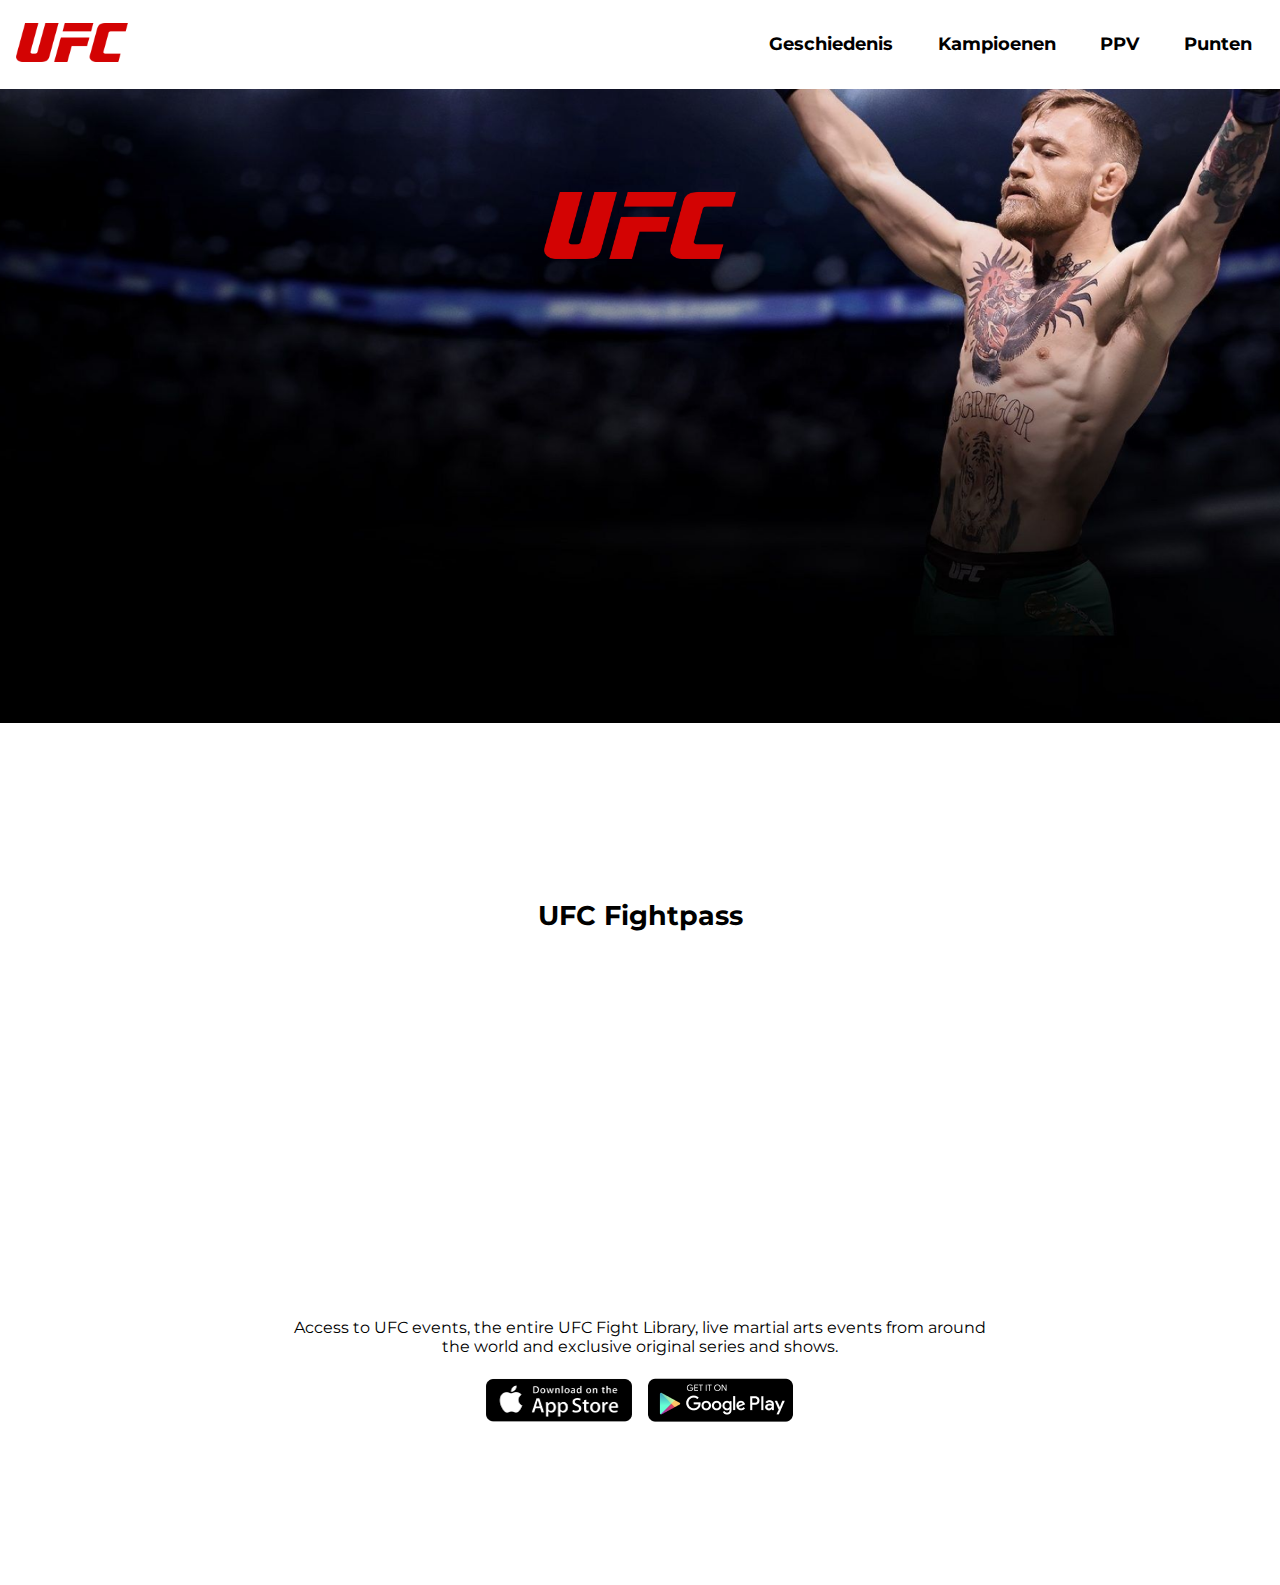
<file: index.html>
<!DOCTYPE html>
<html lang="en">
<head>
    <meta charset="UTF-8">
    <meta http-equiv="X-UA-Compatible" content="IE=edge">
    <meta name="viewport" content="width=device-width, initial-scale=1.0">
    <title>UFC</title>
    <link rel="stylesheet" href="./CSS/css.css">
    <link rel="stylesheet" href="https://cdnjs.cloudflare.com/ajax/libs/font-awesome/4.7.0/css/font-awesome.min.css">
    <link rel="icon" href="./IMG/icon_ufc.png">
    <link href="https://unpkg.com/aos@2.3.1/dist/aos.css" rel="stylesheet">
</head>
<body>
    <div class="navbar" id="myTopnav">
      <div class="container">
        <div class="navbar-logo">
        <a href="#"><img src="./IMG/ufc_logo.png"></a>
       </div>
        <div class="last">
            <a href="javascript:void(0);" class="icon" onclick="myFunction()">
                <i class="fa fa-bars"></i>
            </a>
            </div>
        </div>

      <div class="navbar-links">
        <a href="./HTML/Geschiedenis.html"><b>Geschiedenis</b></a>
        <a href="./HTML/Kampioenen.html"><b>Kampioenen</b></a>
        <a href="./HTML/PPV.html"><b>PPV</b></a>
        <a href="./HTML/Punten.html"><b>Punten</b></a>
        
      </div>
    </div>

    <div class="background-picture">
      <img src="./IMG/Home_pagina.png" alt="background-picture">

      <div class="inner">
        <div class="logo-sep">
          <img src="./IMG/ufc_logo.png" alt="UFC-logo">
        </div>
      </div>
      </div>

      <div class="home-down">
        <h2>UFC Fightpass</h2>

        <div class="img-home">
          <img data-aos="fade-up" data-aos-duration="500" src="./IMG/UFC-Fightpass.png" alt="Fightpass">
        </div>

        <div class="homepage-text">
          <p>Access to UFC events, the entire UFC Fight Library, live martial arts events from around the world and exclusive original series and shows.</p>
          
          <div class="app-pic">
          <a href="https://apps.apple.com/us/app/ufc/id534568162"><img src="./IMG/apple download.png" alt="IOS download"></a>
          <a href="https://play.google.com/store/apps/details?id=com.neulion.smartphone.ufc.android&hl=en&gl=US&pli=1"><img src="./IMG/google play download.png"></a>
          </div>
        </div>
        
      </div>



      <script src="https://unpkg.com/aos@2.3.1/dist/aos.js"></script>
      <script>
        AOS.init();
      </script>



  
      <script>
      function myFunction() {
        var x = document.getElementById("myTopnav");
        if (x.className === "navbar") {
          x.className += " responsive";
        } else {
          x.className = "navbar";
        }
      }
      </script>
      
      
    
</body>
</html>
</file>
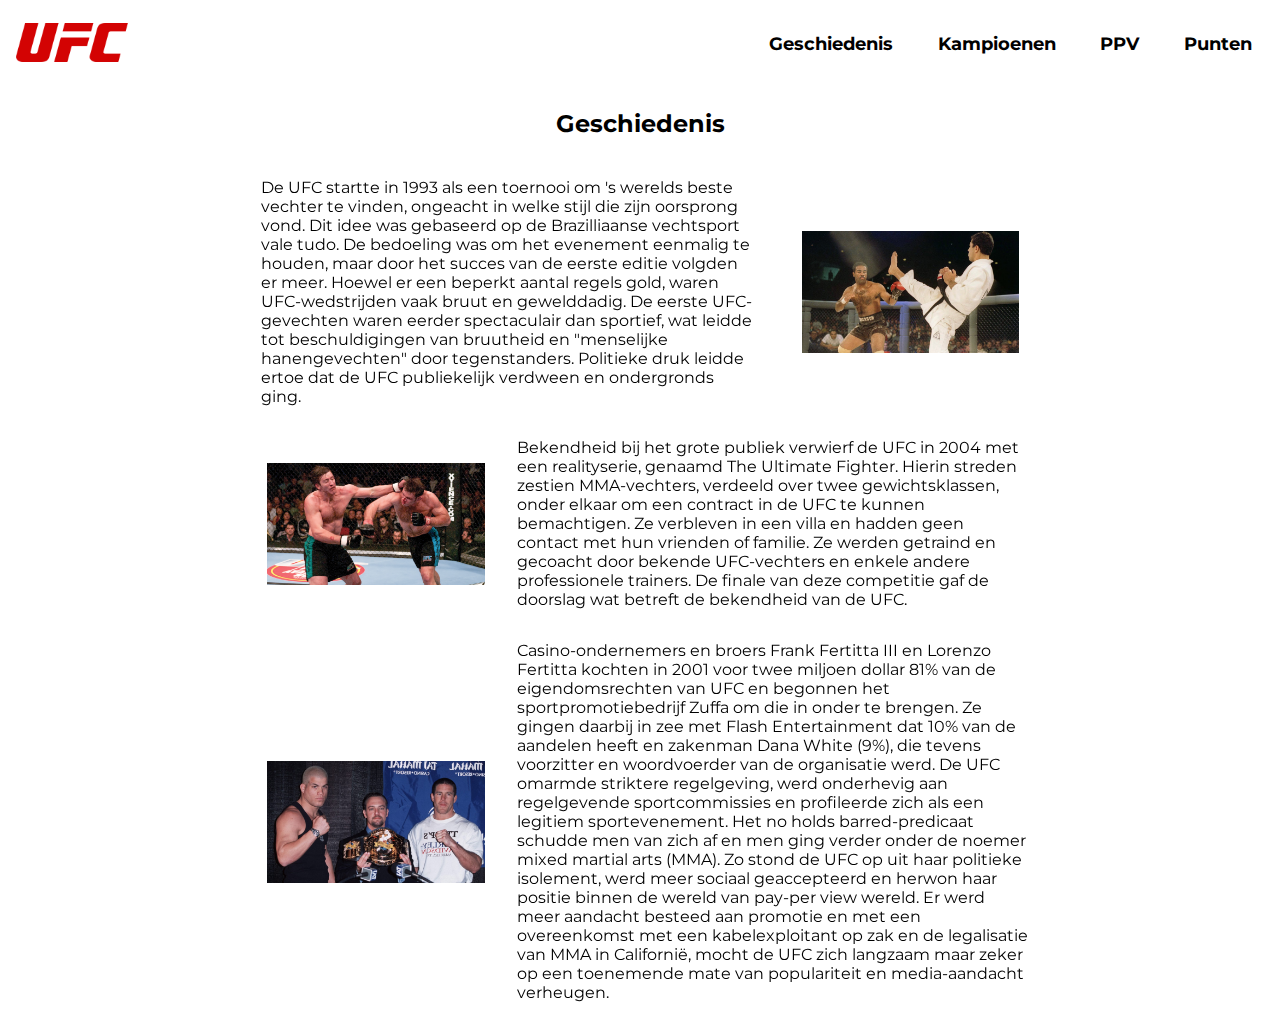
<file: HTML/Geschiedenis.html>
<!DOCTYPE html>
<html lang="en">
<head>
    <meta charset="UTF-8">
    <meta http-equiv="X-UA-Compatible" content="IE=edge">
    <meta name="viewport" content="width=device-width, initial-scale=1.0">
    <title>UFC</title>
    <link rel="stylesheet" href="../CSS/css.css">
    <link rel="icon" href="../IMG/icon_ufc.png">
    <link href="https://unpkg.com/aos@2.3.1/dist/aos.css" rel="stylesheet">
    <link rel="stylesheet" href="https://cdnjs.cloudflare.com/ajax/libs/font-awesome/4.7.0/css/font-awesome.min.css">
</head>
<body>
    <div class="navbar" id="myTopnav">
      <div class="container">
        <div class="navbar-logo">
        <a href="../index.html"><img src="../IMG/ufc_logo.png"></a>
       </div>
        <div class="last">
            <a href="javascript:void(0);" class="icon" onclick="myFunction()">
                <i class="fa fa-bars"></i>
            </a>
            </div>
        </div>

        <div class="navbar-links">
          <a href="#"><b>Geschiedenis</b></a>
          <a href="../HTML/Kampioenen.html"><b>Kampioenen</b></a>
          <a href="../HTML/PPV.html"><b>PPV</b></a>
          <a href="../HTML/Punten.html"><b>Punten</b></a>
          
        </div>


      <div class="geschiedenis-down">
        <h2>Geschiedenis</h2>

        <div data-aos="fade-left" class="ufc-start">
            <p>De UFC startte in 1993 als een toernooi om 's werelds beste vechter te vinden, ongeacht in welke stijl die zijn oorsprong vond. Dit idee was gebaseerd op de Brazilliaanse vechtsport vale tudo. De bedoeling was om het evenement eenmalig te houden, maar door het succes van de eerste editie volgden er meer. Hoewel er een beperkt aantal regels gold, waren UFC-wedstrijden vaak bruut en gewelddadig. De eerste UFC-gevechten waren eerder spectaculair dan sportief, wat leidde tot beschuldigingen van bruutheid en "menselijke hanengevechten" door tegenstanders. Politieke druk leidde ertoe dat de UFC publiekelijk verdween en ondergronds ging.</p>
            <img src="../IMG/Picture1.png" alt="First Tournament">
        </div>
        

        <div data-aos="fade-right" class="ufc-mid">
        <img src="../IMG/Picture2.png" alt="Ultimate Fighter">
        <p>Bekendheid bij het grote publiek verwierf de UFC in 2004 met een realityserie, genaamd The Ultimate Fighter. Hierin streden zestien MMA-vechters, verdeeld over twee gewichtsklassen, onder elkaar om een contract in de UFC te kunnen bemachtigen. Ze verbleven in een villa en hadden geen contact met hun vrienden of familie. Ze werden getraind en gecoacht door bekende UFC-vechters en enkele andere professionele trainers. De finale van deze competitie gaf de doorslag wat betreft de bekendheid van de UFC. </p>
        </div>

        
        <div data-aos="fade-right" class="ufc-mid">
        <img src="../IMG/Takeover.png" alt="Take over">
        <p>Casino-ondernemers en broers Frank Fertitta III en Lorenzo Fertitta kochten in 2001 voor twee miljoen dollar 81% van de eigendomsrechten van UFC en begonnen het sportpromotiebedrijf Zuffa om die in onder te brengen. Ze gingen daarbij in zee met Flash Entertainment dat 10% van de aandelen heeft en zakenman Dana White (9%), die tevens voorzitter en woordvoerder van de organisatie werd. De UFC omarmde striktere regelgeving, werd onderhevig aan regelgevende sportcommissies en profileerde zich als een legitiem sportevenement. Het no holds barred-predicaat schudde men van zich af en men ging verder onder de noemer mixed martial arts (MMA). Zo stond de UFC op uit haar politieke isolement, werd meer sociaal geaccepteerd en herwon haar positie binnen de wereld van pay-per view wereld. Er werd meer aandacht besteed aan promotie en met een overeenkomst met een kabelexploitant op zak en de legalisatie van MMA in Californië, mocht de UFC zich langzaam maar zeker op een toenemende mate van populariteit en media-aandacht verheugen.</p>
        </div>
    </div>

    <script>
      function myFunction() {
        var x = document.getElementById("myTopnav");
        if (x.className === "navbar") {
          x.className += " responsive";
        } else {
          x.className = "navbar";
        }
      }
      </script>

    <script src="https://unpkg.com/aos@2.3.1/dist/aos.js"></script>
    <script>
      AOS.init();
    </script>
    </div>
    </body>
    </html>
</file>
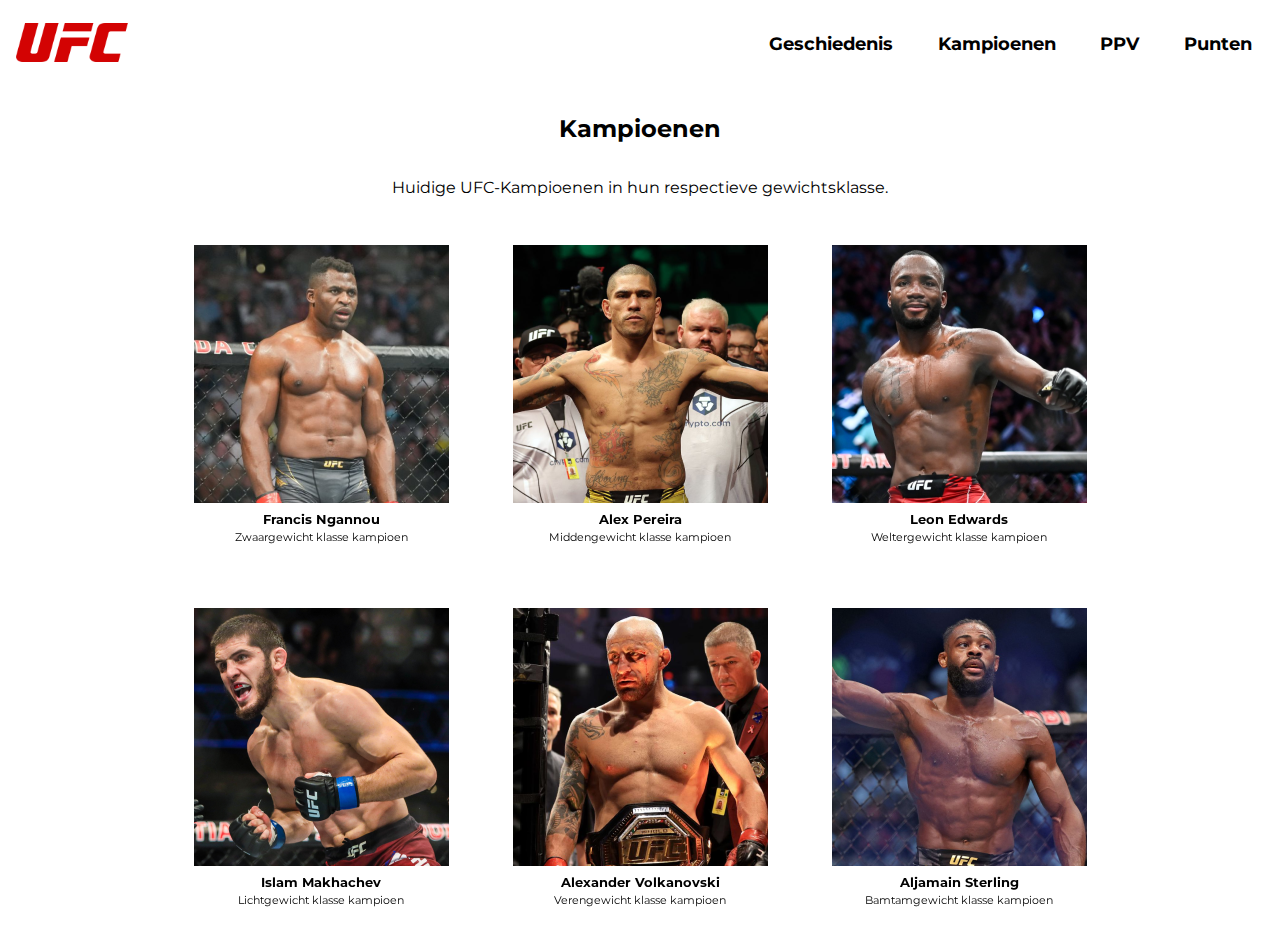
<file: HTML/Kampioenen.html>
<!DOCTYPE html>
<html lang="en">
<head>
    <meta charset="UTF-8">
    <meta http-equiv="X-UA-Compatible" content="IE=edge">
    <meta name="viewport" content="width=device-width, initial-scale=1.0">
    <title>UFC</title>
    <link rel="stylesheet" href="../CSS/css.css">
    <link rel="icon" href="../IMG/icon_ufc.png">
    <link href="https://unpkg.com/aos@2.3.1/dist/aos.css" rel="stylesheet">
    <link rel="stylesheet" href="https://cdnjs.cloudflare.com/ajax/libs/font-awesome/4.7.0/css/font-awesome.min.css">
</head>
<body>
    <div class="navbar" id="myTopnav">
      <div class="container">
        <div class="navbar-logo">
        <a href="../index.html"><img src="../IMG/ufc_logo.png"></a>
       </div>
        <div class="last">
            <a href="javascript:void(0);" class="icon" onclick="myFunction()">
                <i class="fa fa-bars"></i>
            </a>
            </div>
        </div>

        <div class="navbar-links">
          <a href="../HTML/Geschiedenis.html"><b>Geschiedenis</b></a>
          <a href="#"><b>Kampioenen</b></a>
          <a href="../HTML/PPV.html"><b>PPV</b></a>
          <a href="../HTML/Punten.html"><b>Punten</b></a>
          
        </div>
    </div>
    
    <div class="kampioenen-page">
      <h2>Kampioenen</h2>
      <p>Huidige UFC-Kampioenen in hun respectieve gewichtsklasse.</p>



      <div data-aos="zoom-in" class="top3">

      <div class="ngannou">
        <img src="../IMG/ngannou.png" alt="Francis Ngannou">
        <h5>Francis Ngannou</h5>
        <p>Zwaargewicht klasse kampioen</p>
      </div>
            
      <div class="pereira">
        <img src="../IMG/pereira.png" alt="Alex Pereira">
        <h5>Alex Pereira</h5>
        <p>Middengewicht klasse kampioen</p>
      </div>

      <div class="edwards">
        <img src="../IMG/edwards.png" alt="Leon Edwards">
        <h5>Leon Edwards</h5>
        <p>Weltergewicht klasse kampioen</p>
      </div>
      </div>

      <div data-aos="zoom-in" class="top3">

        <div class="makhachev">
          <img src="../IMG/makhachev.png" alt="Islam Makhachev">
          <h5>Islam Makhachev</h5>
          <p>Lichtgewicht klasse kampioen</p>
        </div>
              
        <div class="volkanovski">
          <img src="../IMG/volkanovski.png" alt="Alexander Volkanovski">
          <h5>Alexander Volkanovski</h5>
          <p>Verengewicht klasse kampioen</p>
        </div>
  
        <div class="sterling">
          <img src="../IMG/sterling.png" alt="Aljamain Sterling">
          <h5>Aljamain Sterling</h5>
          <p>Bamtamgewicht klasse kampioen</p>
        </div>
        </div>
    </div>

    <script>
      function myFunction() {
        var x = document.getElementById("myTopnav");
        if (x.className === "navbar") {
          x.className += " responsive";
        } else {
          x.className = "navbar";
        }
      }
      </script>
    <script src="https://unpkg.com/aos@2.3.1/dist/aos.js"></script>
    <script>
      AOS.init();
    </script>
  </body>
  </html>
</file>
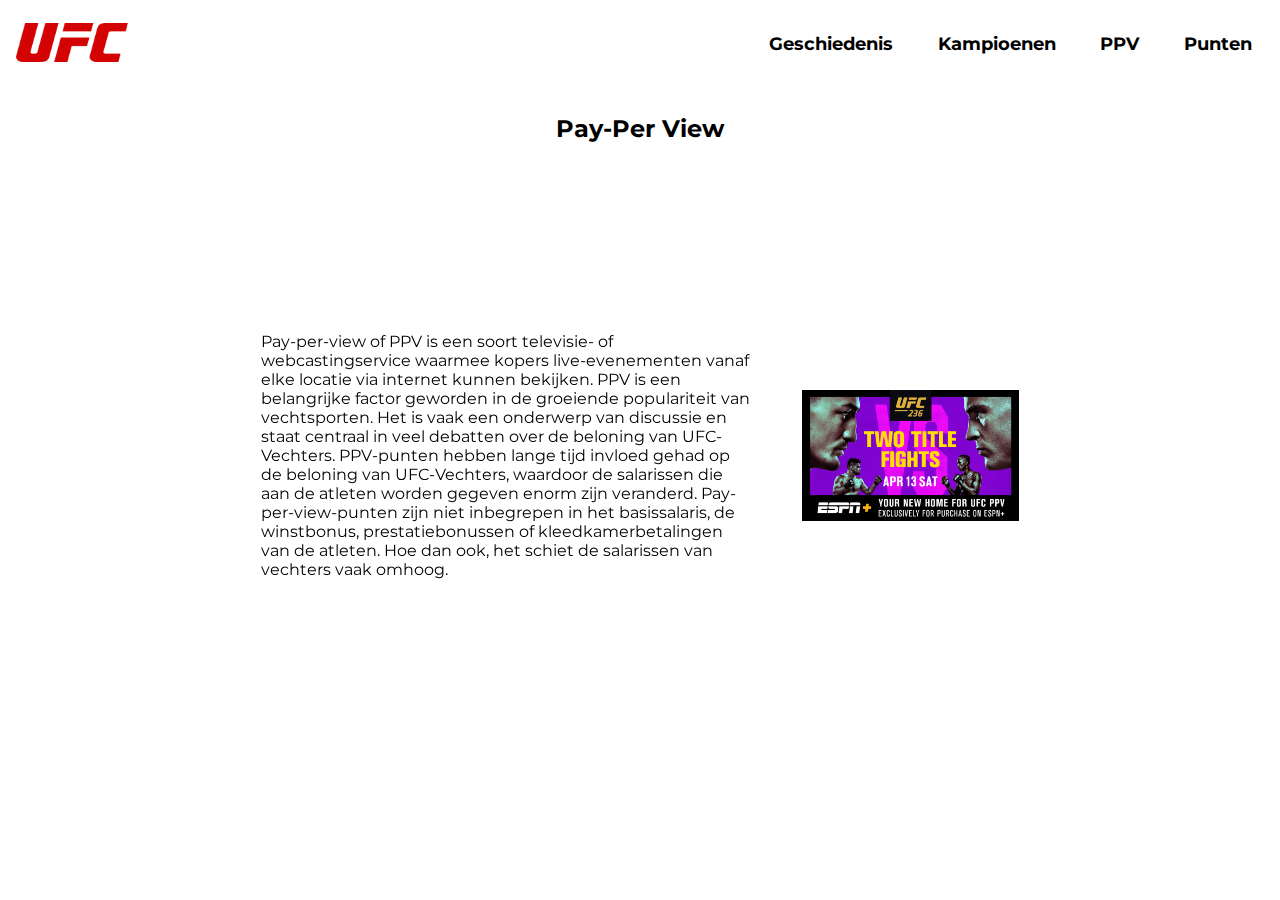
<file: HTML/PPV.html>
<!DOCTYPE html>
<html lang="en">
<head>
    <meta charset="UTF-8">
    <meta http-equiv="X-UA-Compatible" content="IE=edge">
    <meta name="viewport" content="width=device-width, initial-scale=1.0">
    <title>UFC</title>
    <link rel="stylesheet" href="../CSS/css.css">
    <link rel="icon" href="../IMG/icon_ufc.png">
    <link href="https://unpkg.com/aos@2.3.1/dist/aos.css" rel="stylesheet">
    <link rel="stylesheet" href="https://cdnjs.cloudflare.com/ajax/libs/font-awesome/4.7.0/css/font-awesome.min.css">
</head>
<body>
    <div class="navbar" id="myTopnav">
      <div class="container">
        <div class="navbar-logo">
        <a href="../index.html"><img src="../IMG/ufc_logo.png"></a>
       </div>
        <div class="last">
            <a href="javascript:void(0);" class="icon" onclick="myFunction()">
                <i class="fa fa-bars"></i>
            </a>
            </div>
        </div>

        <div class="navbar-links">
          <a href="../HTML/Geschiedenis.html"><b>Geschiedenis</b></a>
          <a href="../HTML/Kampioenen.html"><b>Kampioenen</b></a>
          <a href="#"><b>PPV</b></a>
          <a href="../HTML/Punten.html"><b>Punten</b></a>
        </div>

      <div class="kampioenen-page">
        <h2>Pay-Per View</h2>
      </div>

      <div data-aos="fade-left" class="ppv-start">
        <p>Pay-per-view of PPV is een soort televisie- of webcastingservice waarmee kopers live-evenementen vanaf elke locatie via internet kunnen bekijken. PPV is een belangrijke factor geworden in de groeiende populariteit van vechtsporten. Het is vaak een onderwerp van discussie en staat centraal in veel debatten over de beloning van UFC-Vechters. PPV-punten hebben lange tijd invloed gehad op de beloning van UFC-Vechters, waardoor de salarissen die aan de atleten worden gegeven enorm zijn veranderd. Pay-per-view-punten zijn niet inbegrepen in het basissalaris, de winstbonus, prestatiebonussen of kleedkamerbetalingen van de atleten. Hoe dan ook, het schiet de salarissen van vechters vaak omhoog.</p>
        <img src="../IMG/ppv.png" alt="First Tournament">
    </div>
    </div>

    <script>
      function myFunction() {
        var x = document.getElementById("myTopnav");
        if (x.className === "navbar") {
          x.className += " responsive";
        } else {
          x.className = "navbar";
        }
      }
      </script>
    <script src="https://unpkg.com/aos@2.3.1/dist/aos.js"></script>
    <script>
      AOS.init();
    </script>
    </body>

    </html>
</file>
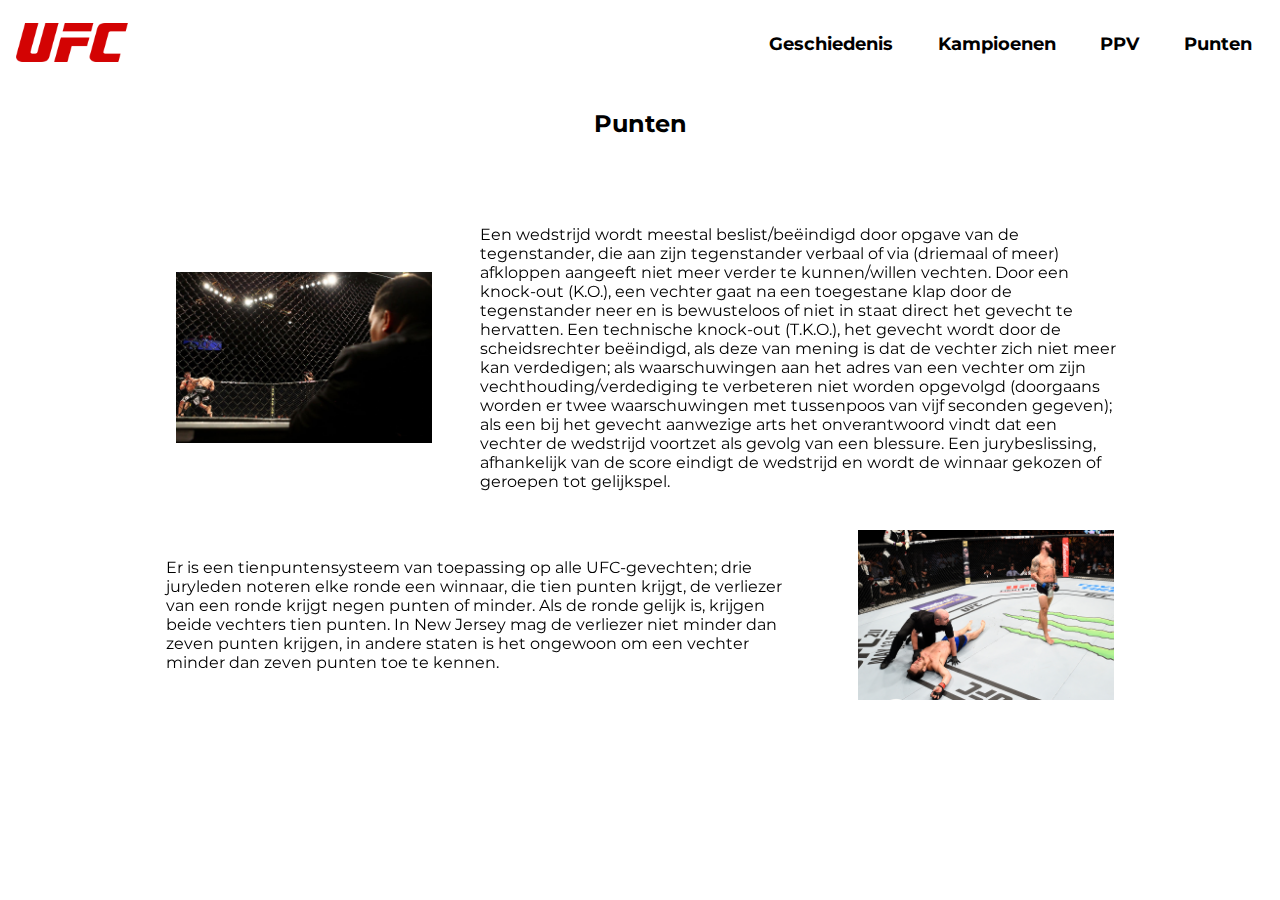
<file: HTML/Punten.html>
<!DOCTYPE html>
<html lang="en">
<head>
    <meta charset="UTF-8">
    <meta http-equiv="X-UA-Compatible" content="IE=edge">
    <meta name="viewport" content="width=device-width, initial-scale=1.0">
    <title>UFC</title>
    <link rel="stylesheet" href="../CSS/css.css">
    <link rel="icon" href="../IMG/icon_ufc.png">
    <link href="https://unpkg.com/aos@2.3.1/dist/aos.css" rel="stylesheet">
    <link rel="stylesheet" href="https://cdnjs.cloudflare.com/ajax/libs/font-awesome/4.7.0/css/font-awesome.min.css">
</head>
<body>
    <div class="navbar" id="myTopnav">
      <div class="container">
        <div class="navbar-logo">
        <a href="../index.html"><img src="../IMG/ufc_logo.png"></a>
       </div>
        <div class="last">
            <a href="javascript:void(0);" class="icon" onclick="myFunction()">
                <i class="fa fa-bars"></i>
            </a>
            </div>
        </div>

        <div class="navbar-links">
          <a href="../HTML/Geschiedenis.html"><b>Geschiedenis</b></a>
          <a href="../HTML/Kampioenen.html"><b>Kampioenen</b></a>
          <a href="../HTML/PPV.html"><b>PPV</b></a>
          <a href="#"><b>Punten</b></a>
          
        </div>

      <div class="geschiedenis-down">
        <h2>Punten</h2>


        <div data-aos="fade-right" class="ufc-last">
          <img src="../IMG/Judges.png" alt="Judges">
          <p>Een wedstrijd wordt meestal beslist/beëindigd door opgave van de tegenstander, die aan zijn tegenstander verbaal of via (driemaal of meer) afkloppen aangeeft niet meer verder te kunnen/willen vechten.
            Door een knock-out (K.O.), een vechter gaat na een toegestane klap door de tegenstander neer en is bewusteloos of niet in staat direct het gevecht te hervatten.
            Een technische knock-out (T.K.O.), het gevecht wordt door de scheidsrechter beëindigd, als deze van mening is dat de vechter zich niet meer kan verdedigen; als waarschuwingen aan het adres van een vechter om zijn vechthouding/verdediging te verbeteren niet worden opgevolgd (doorgaans worden er twee waarschuwingen met tussenpoos van vijf seconden gegeven); als een bij het gevecht aanwezige arts het onverantwoord vindt dat een vechter de wedstrijd voortzet als gevolg van een blessure.
            Een jurybeslissing, afhankelijk van de score eindigt de wedstrijd en wordt de winnaar gekozen of geroepen tot gelijkspel.</p>
          </div>


        <div data-aos="fade-left" class="ufc-ultimate">
            <p>Er is een tienpuntensysteem van toepassing op alle UFC-gevechten; drie juryleden noteren elke ronde een winnaar, die tien punten krijgt, de verliezer van een ronde krijgt negen punten of minder. Als de ronde gelijk is, krijgen beide vechters tien punten. In New Jersey mag de verliezer niet minder dan zeven punten krijgen, in andere staten is het ongewoon om een vechter minder dan zeven punten toe te kennen.</p>
            <img src="../IMG/knockout.png" alt="knock-out">
        </div>
        
    </div>
    </div>

    <script>
      function myFunction() {
        var x = document.getElementById("myTopnav");
        if (x.className === "navbar") {
          x.className += " responsive";
        } else {
          x.className = "navbar";
        }
      }
      </script>

    <script src="https://unpkg.com/aos@2.3.1/dist/aos.js"></script>
    <script>
      AOS.init();
    </script>
    </body>

  </html>
</file>
<file: CSS/css.css>
@import url('https://fonts.googleapis.com/css2?family=Montserrat:wght@400;700&display=swap');

body
{
    margin: 0;
    width: 100%;
}

.navbar
{
    float: left;
    width: 100%;
    background-color: white; 
    font-family: 'Montserrat', sans-serif;    
}


.navbar-links a 
{
    color: black;
    text-decoration: none;
    padding-left: 0.7em;
    padding-right: 1.6em;
    font-size: 1.1em;
    line-height: 5em;
    font-family: 'Montserrat', Bold 700;
}

.navbar-links a:hover
{
  color: #D20A0A;

}

.last a 
{
    color: black;
    text-decoration: none;
    padding: 0.7em;
    font-size: 1.1em;
    line-height: 5em;
}

.navbar img
{
    width: 7em;
    margin-left: 1em;
    padding-top: 23px;
    padding-bottom: 23px;
}

.navbar img:hover
{
  transform: scale(1.1);
  transition: 0.6s ease-in-out;
}
.navbar-links
{
    float: right;
}

.navbar-logo
{
float: left;
}


.last a.active {
    background-color: #04AA6D;
    color: black;
  }
  
  .last .icon {
    display: none;
    padding: 0;
    margin-right: 1.2em;
  }

.background-picture img
{
  width: 100%;
  display: flex;
  justify-content: center;
  align-items: center;   
}

  .background-picture img
  {
    width: 100%;
  }

  .inner .logo-sep
  {
    width: 100%;
    display: flex;
    justify-content: center;
    align-items: center;
  }

  .inner img
  {
    width: 15%;
    position: absolute;
    top: 12em;
  }
  
  .home-down
  {
    float: left;
    width: 100%;
    font-family: 'Montserrat', sans-serif;
    margin-top: 12%;
    margin-bottom: 12%;    

  }

  .home-down h2
  {
    display: flex;
    justify-content: center;
    align-items: center;
    font-size: 1.7em;
  }

  .home-down .img-home
  {
    float: left;
    width: 100%;
    display: flex;
    justify-content: center;
    align-items: center;
  }

  .home-down .img-home img
  {
    width: 35%;
  }

  .homepage-text
  {
    width: 100%;
    float: left;
  }

  .home-down p
  {
    display: flex;
    justify-content: center;
    align-items: center;
    padding-left: 22%;
    padding-right: 22%;
    text-align: center;
    padding-top: 0.7em;
  }

  .app-pic
  {
    width: 100%;
    display: flex;
    justify-content: center;
    align-items: center;
  }


.geschiedenis-down
{
   float: left;
   width: 100%;
}

.geschiedenis-down h2
{
  width: 100%;
    display: flex;
    justify-content: center;
    align-items: center;
}

  .ufc-start
  {
    float: left;
    width: 100%;
    display: flex;
    justify-content: center;
    align-items: center;
    margin-top: 0.3em;
  }

  .ufc-start img
  {
    float: left;
    width: 17%;
  }

  .ufc-start p
  {
    float: left;
    width: 38.5%;
    margin-right: 2em;
  }

  .ufc-mid
  {
    float: left;
    width: 100%;
    display: flex;
    justify-content: center;
    align-items: center;
  }

  .ufc-mid img
  {
    float: left;
    width: 17%;
  }

  .ufc-mid p
  {
    float: left;
    width: 40%;
    margin-left: 2em;
  }

 
  .kampioenen-page
  {
    float: left;
    width: 100%;
    margin-top: 0.3em;
    font-family: 'Montserrat', sans-serif;    
    
  }

  .kampioenen-page h2
  {
    float: left;
    width: 100%;
    display: flex;
    justify-content: center;
    align-items: center;
  }

  .kampioenen-page p
  {
    float: left;
    width: 100%;
    display: flex;
    justify-content: center;
    align-items: center;
    text-align: center;
  }

  .top3
  {
    width: 100%;
    display: flex;
    justify-content: center;
    align-items: center;
    text-align: center;
  }
  .ngannou
  {
    float: left;
    padding: 2em;
  }

  .ngannou img
  {
    float: left;
  }
  
  .ngannou img:hover
  {
    transform: scale(1.04);
    transition: 0.6s ease-in-out;
  }

  .ngannou h5
  {
   margin-top: 20em;
   margin-bottom: 0;
  }

  .ngannou p
  {
    font-size: 0.7em;
    margin: 0;
    margin-top: 0.3em;
  }

  .pereira
  {
    float: left;
    padding: 2em;
  }

  .pereira img
  {
    float: left;
  }

  .pereira img:hover
  {
    transform: scale(1.04);
    transition: 0.6s ease-in-out;
  }

  .pereira h5
  {
   margin-top: 20em;
   margin-bottom: 0;
  }

  .pereira p
  {
    font-size: 0.7em;
    margin: 0;
    margin-top: 0.3em;
  }

  .edwards
  {
    float: left;
    padding: 2em;
  }

  .edwards img
  {
    float: left;
  }

  .edwards img:hover
  {
    transform: scale(1.04);
    transition: 0.6s ease-in-out;
  }

  .edwards h5
  {
   margin-top: 20em;
   margin-bottom: 0;
  }

  .edwards p
  {
    font-size: 0.7em;
    margin: 0;
    margin-top: 0.3em;
  }


  .makhachev
  {
    float: left;
    padding: 2em;
  }

  .makhachev img
  {
    float: left;
  }

  .makhachev img:hover
  {
    transform: scale(1.04);
    transition: 0.6s ease-in-out;
  }

  .makhachev h5
  {
   margin-top: 20em;
   margin-bottom: 0;
  }

  .makhachev p
  {
    font-size: 0.7em;
    margin: 0;
    margin-top: 0.3em;
  }

  .volkanovski
  {
    float: left;
    padding: 2em;
  }

  .volkanovski img
  {
    float: left;
  }

  .volkanovski img:hover
  {
    transform: scale(1.04);
    transition: 0.6s ease-in-out;
  }

  .volkanovski h5
  {
   margin-top: 20em;
   margin-bottom: 0;
  }

  .volkanovski p
  {
    font-size: 0.7em;
    margin: 0;
    margin-top: 0.3em;
  }

  .sterling
  {
    float: left;
    padding: 2em;
  }

  .sterling img
  {
    float: left;
  }

  .sterling img:hover
  {
    transform: scale(1.04);
    transition: 0.6s ease-in-out;
  }

  .sterling h5
  {
   margin-top: 20em;
   margin-bottom: 0;
  }

  .sterling p
  {
    font-size: 0.7em;
    margin: 0;
    margin-top: 0.3em;
  }

  .ppv-start
  {
    float: left;
    width: 100%;
    display: flex;
    justify-content: center;
    align-items: center;
    margin-top: 12%;
  }

  .ppv-start img
  {
    float: left;
    width: 17%;
  }

  .ppv-start p
  {
    float: left;
    width: 38.5%;
    margin-right: 2em;
  }

  .ufc-last
  {
    float: left;
    width: 100%;
    display: flex;
    justify-content: center;
    align-items: center;
    margin-top: 4%;
  }

  .ufc-last img
  {
    float: left;
    width: 20%;
  }

  .ufc-last p
  {
    float: left;
    width: 50%;
    margin-left: 3em;
  }

  .ufc-ultimate
  {
    float: left;
    width: 100%;
    display: flex;
    justify-content: center;
    align-items: center;
  }

  .ufc-ultimate img
  {
    float: left;
    width: 20%;
  }

  .ufc-ultimate p
  {
    float: left;
    width: 50%;
    margin-right: 2.3em;
  }

  @media screen and (max-width: 680px) {
    .navbar a:not(:first-child) {display: none;}
    .navbar-links a:not(:last-child) {display: none;}
    .navbar a.icon {
      float: left;
      display: block;
      margin-right: 1.2em;
    }

    .navbar .icon
    {
        margin-left: 1em;
    }

    .container{
        width: 100%;
        display: flex;
        text-align: center;
        justify-content: center;
        width: 100%;
      }
  }
  


  @media screen and (max-width: 680px) {
    .navbar.responsive a {
      float: left;
      display: block;
      text-align: center;
    }

    .navbar-links {
        float: left;
        display: flex;
        text-align: center;
        justify-content: center;
        width: 100%;
    }

    .container .responsive{
        width: 100%;
        display: flex;
        text-align: center;
        justify-content: center;
        width: 100%;
      }

      .navbar-links a 
    {
       line-height: 0.7em;
       margin-bottom: 1.2em;
    }

  }
</file>
